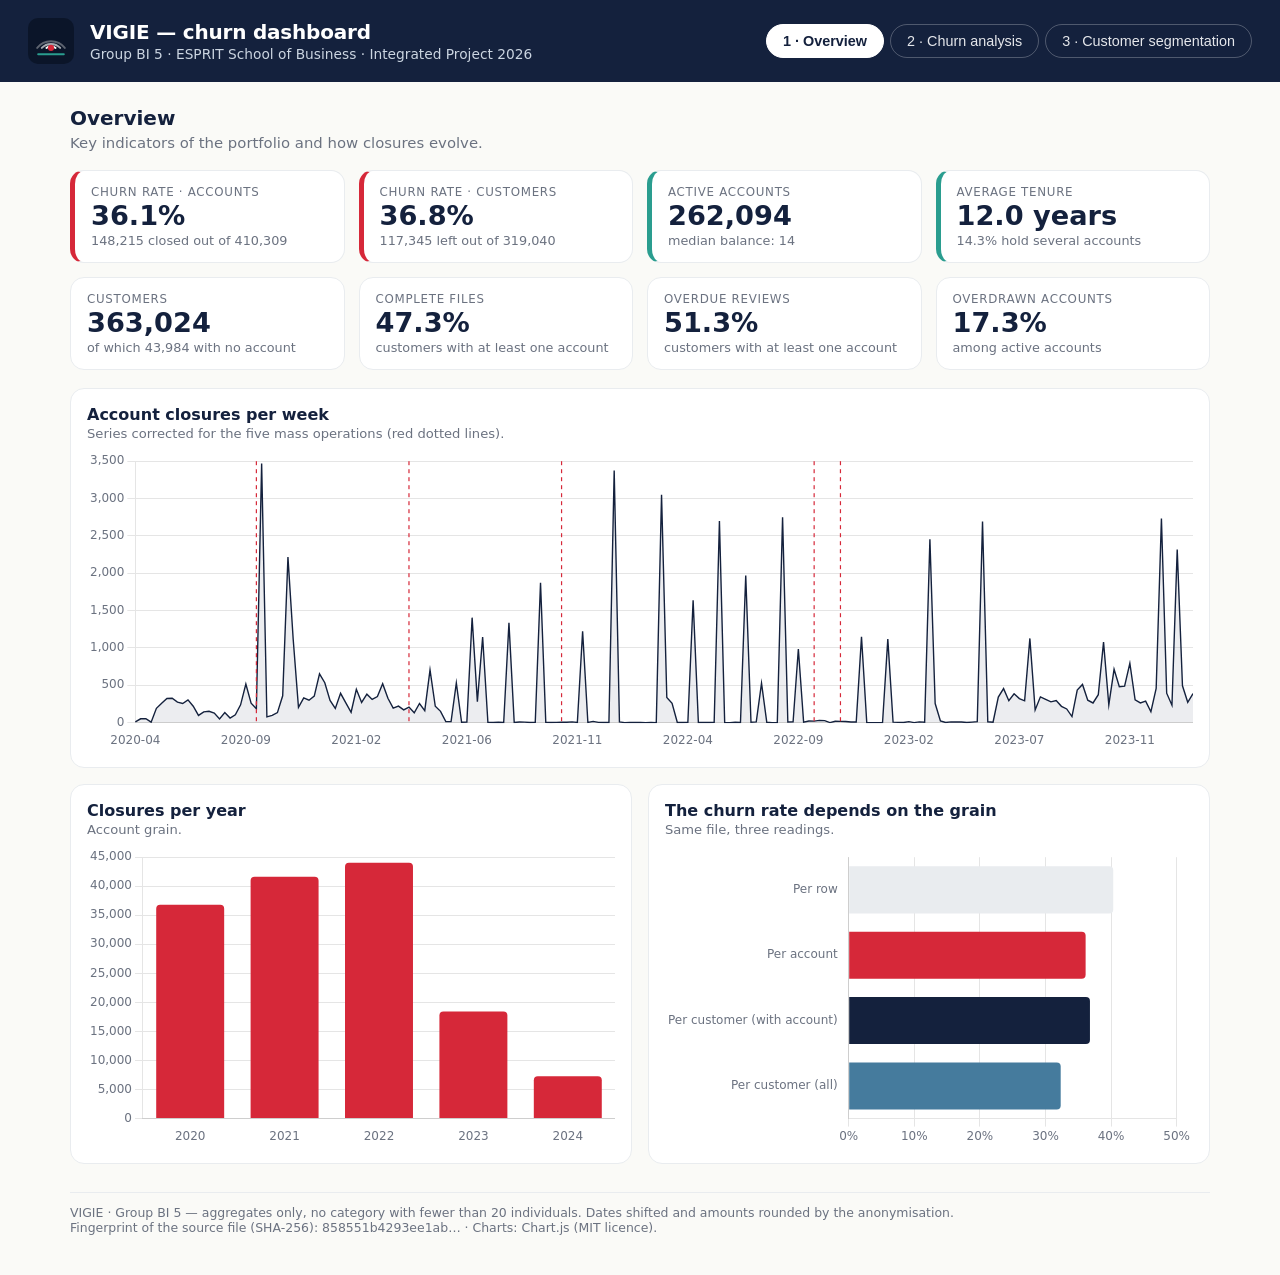
<file: 03_power_bi/javascript_bonus/index.html>
<!doctype html>
<html lang="en">
<head>
<meta charset="utf-8">
<meta name="viewport" content="width=device-width, initial-scale=1">
<title>VIGIE — churn dashboard (JavaScript interface)</title>
<!--
  VIGIE · Group BI 5 — Phase 3 bonus: reporting in a JavaScript interface (Chart.js).
  Mirrors the three pages of the Power BI report: overview, churn analysis, customer segmentation.
  Fed ONLY by aggregates (data.js): no customer row, no identifier.
  Opens with a double-click, with no server and no connection.
-->
<style>
  :root { --ink:#14213D; --churn:#D62839; --retention:#2A9D8F; --amber:#F4A261; --sky:#457B9D;
          --mist:#E9ECEF; --paper:#FAFAF7; --grey:#6B7280; --text:#1F2937; }
  * { box-sizing: border-box; }
  body { margin:0; background:var(--paper); color:var(--text);
         font-family: system-ui, -apple-system, "Segoe UI", Roboto, "Helvetica Neue", Arial, sans-serif; }
  header { background:var(--ink); color:#fff; padding:18px 28px; display:flex; align-items:center; gap:16px; flex-wrap:wrap; }
  header svg { width:46px; height:46px; flex:none; }
  header h1 { font-size:1.25rem; margin:0; letter-spacing:-.01em; }
  header p { margin:2px 0 0; color:#CBD5E1; font-size:.86rem; }
  nav { margin-left:auto; display:flex; gap:6px; flex-wrap:wrap; }
  nav button { background:transparent; color:#E5E7EB; border:1px solid rgba(255,255,255,.25); border-radius:999px;
               padding:8px 16px; font-size:.9rem; cursor:pointer; }
  nav button[aria-selected="true"] { background:#fff; color:var(--ink); border-color:#fff; font-weight:700; }
  nav button:focus-visible, select:focus-visible { outline:3px solid var(--amber); outline-offset:2px; }
  main { max-width:1180px; margin:0 auto; padding:24px 20px 40px; }
  section[hidden] { display:none; }
  h2 { color:var(--ink); font-size:1.25rem; margin:0 0 4px; }
  .lead { color:var(--grey); margin:0 0 18px; font-size:.93rem; }
  .cards { display:grid; grid-template-columns:repeat(4,1fr); gap:14px; margin-bottom:18px; }
  @media (max-width: 900px) { .cards { grid-template-columns:repeat(2,1fr); } }
  @media (max-width: 480px) { .cards { grid-template-columns:1fr; } }
  .card { background:#fff; border:1px solid var(--mist); border-radius:14px; padding:14px 16px; }
  .card.accent { border-left:5px solid var(--churn); } .card.green { border-left:5px solid var(--retention); }
  .card .label { color:var(--grey); font-size:.74rem; text-transform:uppercase; letter-spacing:.06em; }
  .card .value { color:var(--ink); font-size:1.7rem; font-weight:800; line-height:1.25; }
  .card .detail { color:var(--grey); font-size:.8rem; }
  .grid { display:grid; grid-template-columns:repeat(auto-fit,minmax(min(420px,100%),1fr)); gap:16px; }
  .panel { background:#fff; border:1px solid var(--mist); border-radius:14px; padding:16px; min-width:0; }
  .panel h3 { margin:0 0 2px; font-size:1rem; color:var(--ink); }
  .panel p { margin:0 0 10px; color:var(--grey); font-size:.82rem; }
  .frame { position:relative; height:300px; }
  .wide { grid-column:1 / -1; }
  .note { background:#fff; border:1px solid var(--mist); border-left:5px solid var(--sky); border-radius:10px;
          padding:11px 15px; font-size:.87rem; margin:16px 0; }
  select { font:inherit; padding:7px 10px; border-radius:8px; border:1px solid #CBD5E1; background:#fff; color:var(--text); }
  table { width:100%; border-collapse:collapse; font-size:.88rem; }
  th, td { padding:8px 10px; border-bottom:1px solid var(--mist); text-align:right; white-space:nowrap; }
  th:first-child, td:first-child { text-align:left; }
  th { color:var(--grey); font-weight:600; font-size:.78rem; text-transform:uppercase; letter-spacing:.04em; }
  .scroll { overflow-x:auto; }
  footer { color:var(--grey); font-size:.78rem; border-top:1px solid var(--mist); margin-top:28px; padding-top:12px; }
</style>
</head>
<body>
<header>
  <svg viewBox="0 0 120 120" aria-hidden="true"><rect width="120" height="120" rx="26" fill="#0B1529"/>
    <path d="M24 78 A46 46 0 0 1 96 78" fill="none" stroke="#FAFAF7" stroke-width="5" stroke-linecap="round" opacity=".35"/>
    <path d="M36 78 A33 33 0 0 1 84 78" fill="none" stroke="#FAFAF7" stroke-width="5" stroke-linecap="round" opacity=".65"/>
    <path d="M48 78 A19 19 0 0 1 72 78" fill="none" stroke="#FAFAF7" stroke-width="5" stroke-linecap="round"/>
    <circle cx="60" cy="78" r="8" fill="#D62839"/><rect x="24" y="92" width="72" height="5" rx="2.5" fill="#2A9D8F"/></svg>
  <div><h1>VIGIE — churn dashboard</h1><p>Group BI 5 · ESPRIT School of Business · Integrated Project 2026</p></div>
  <nav role="tablist" aria-label="Dashboard pages">
    <button role="tab" aria-selected="true" data-page="overview">1 · Overview</button>
    <button role="tab" aria-selected="false" data-page="churn">2 · Churn analysis</button>
    <button role="tab" aria-selected="false" data-page="segments">3 · Customer segmentation</button>
  </nav>
</header>

<main>
  <section id="overview">
    <h2>Overview</h2>
    <p class="lead">Key indicators of the portfolio and how closures evolve.</p>
    <div class="cards" id="overview-cards"></div>
    <div class="grid">
      <div class="panel wide"><h3>Account closures per week</h3>
        <p>Series corrected for the five mass operations (red dotted lines).</p>
        <div class="frame"><canvas id="c-series"></canvas></div></div>
      <div class="panel"><h3>Closures per year</h3><p>Account grain.</p><div class="frame"><canvas id="c-years"></canvas></div></div>
      <div class="panel"><h3>The churn rate depends on the grain</h3><p>Same file, three readings.</p><div class="frame"><canvas id="c-grain"></canvas></div></div>
    </div>
  </section>

  <section id="churn" hidden>
    <h2>Churn analysis</h2>
    <p class="lead">Where does churn concentrate? Pick an axis.</p>
    <p><label for="customer-axis">Customer axis: </label><select id="customer-axis"></select></p>
    <div class="grid">
      <div class="panel wide"><h3 id="customer-axis-title"></h3><p>Customer grain · dashed line: average rate · red: above average.</p>
        <div class="frame"><canvas id="c-customer-axis"></canvas></div></div>
    </div>
    <p style="margin-top:18px"><label for="account-axis">Account axis: </label><select id="account-axis"></select></p>
    <div class="grid">
      <div class="panel"><h3 id="account-axis-title"></h3><p>Account grain.</p><div class="frame"><canvas id="c-account-axis"></canvas></div></div>
      <div class="panel"><h3>Declared closure reasons</h3><p>Closed accounts.</p><div class="frame"><canvas id="c-reasons"></canvas></div></div>
    </div>
    <div class="note"><b>Reading the account axis.</b> For two closed accounts in three, the family, currency and product are no longer
      filled in: they form the "Not provided" category, with 100% churn. The rate of the other categories is therefore understated.</div>
  </section>

  <section id="segments" hidden>
    <h2>Customer segmentation</h2>
    <p class="lead">Profile and value of the commercial segments.</p>
    <div class="grid">
      <div class="panel"><h3>Product holding and churn by segment</h3><p>Bubble size: number of customers.</p><div class="frame"><canvas id="c-bubbles"></canvas></div></div>
      <div class="panel"><h3>Customers by segment</h3><p>Customers with at least one account.</p><div class="frame"><canvas id="c-split"></canvas></div></div>
      <div class="panel wide"><h3>Segment profile</h3><p>Median balance: sum of the balances of a customer's active accounts, median per segment.</p>
        <div class="scroll"><table id="t-segments"></table></div></div>
      <div class="panel wide"><h3>Churn rate by branch group</h3><p>AG00 = masked branches.</p><div class="frame"><canvas id="c-branches"></canvas></div></div>
    </div>
  </section>

  <footer id="footer"></footer>
</main>

<script src="chart.umd.js"></script>
<script src="data.js"></script>
<script>
(function () {
  "use strict";
  var D = window.VIGIE_DATA, K = D.kpi, G = K.overall, F = D.forecast;
  var C = { ink:"#14213D", churn:"#D62839", retention:"#2A9D8F", amber:"#F4A261", sky:"#457B9D", mist:"#E9ECEF", grey:"#6B7280" };
  var nb = new Intl.NumberFormat("en-GB", { maximumFractionDigits: 0 });
  var nb1 = new Intl.NumberFormat("en-GB", { minimumFractionDigits: 1, maximumFractionDigits: 1 });
  var nb2 = new Intl.NumberFormat("en-GB", { minimumFractionDigits: 2, maximumFractionDigits: 2 });
  function pct(x, d) { d = d === undefined ? 1 : d;
    return new Intl.NumberFormat("en-GB", { style: "percent", minimumFractionDigits: d, maximumFractionDigits: d }).format(x); }
  Chart.defaults.font.family = getComputedStyle(document.body).fontFamily;
  Chart.defaults.color = C.grey;
  Chart.defaults.maintainAspectRatio = false;
  Chart.defaults.plugins.legend.position = "bottom";

  var cards = [
    ["Churn rate · accounts", pct(G.account_churn_rate), nb.format(G.closed_accounts) + " closed out of " + nb.format(G.accounts), "accent"],
    ["Churn rate · customers", pct(G.customer_churn_rate), nb.format(G.churned_customers) + " left out of " + nb.format(G.customers_with_account), "accent"],
    ["Active accounts", nb.format(G.active_accounts), "median balance: " + nb.format(G.median_balance_active_accounts), "green"],
    ["Average tenure", nb1.format(G.average_customer_tenure) + " years", pct(G.multi_account_share) + " hold several accounts", "green"],
    ["Customers", nb.format(G.customers), "of which " + nb.format(G.customers - G.customers_with_account) + " with no account", ""],
    ["Complete files", pct(G.complete_file_share), "customers with at least one account", ""],
    ["Overdue reviews", pct(G.overdue_review_share), "customers with at least one account", ""],
    ["Overdrawn accounts", pct(G.overdrawn_share_active), "among active accounts", ""]
  ];
  document.getElementById("overview-cards").innerHTML = cards.map(function (c) {
    return '<div class="card ' + c[3] + '"><div class="label">' + c[0] + '</div><div class="value">' + c[1] +
           '</div><div class="detail">' + c[2] + "</div></div>";
  }).join("");

  var H = F.history;
  new Chart(document.getElementById("c-series"), {
    type: "line",
    data: { labels: H.weeks, datasets: [{ label: "Closures per week", data: H.corrected, borderColor: C.ink,
            backgroundColor: "rgba(20,33,61,.08)", fill: true, pointRadius: 0, borderWidth: 1.4, tension: 0 }] },
    options: { plugins: { legend: { display: false }, tooltip: { callbacks: { label: function (c) { return nb.format(c.parsed.y) + " closures"; } } } },
      scales: { x: { ticks: { maxTicksLimit: 10, callback: function (v) { return this.getLabelForValue(v).slice(0, 7); } }, grid: { display: false } },
                y: { beginAtZero: true, ticks: { callback: function (v) { return nb.format(v); } } } } },
    plugins: [{ id: "mass", afterDraw: function (ch) {
      var ctx = ch.ctx, x = ch.scales.x, y = ch.scales.y;
      ctx.save(); ctx.setLineDash([4, 4]); ctx.strokeStyle = C.churn; ctx.lineWidth = 1.2;
      H.mass_weeks.forEach(function (s) { var px = x.getPixelForValue(H.weeks.indexOf(s));
        ctx.beginPath(); ctx.moveTo(px, y.top); ctx.lineTo(px, y.bottom); ctx.stroke(); });
      ctx.restore(); } }]
  });
  new Chart(document.getElementById("c-years"), {
    type: "bar",
    data: { labels: K.closures_per_year.map(function (a) { return a.year; }),
            datasets: [{ label: "Closed accounts", data: K.closures_per_year.map(function (a) { return a.accounts; }), backgroundColor: C.churn, borderRadius: 4 }] },
    options: { plugins: { legend: { display: false }, tooltip: { callbacks: { label: function (c) { return nb.format(c.parsed.y) + " closed accounts"; } } } },
               scales: { x: { grid: { display: false } }, y: { ticks: { callback: function (v) { return nb.format(v); } } } } }
  });
  new Chart(document.getElementById("c-grain"), {
    type: "bar",
    data: { labels: ["Per row", "Per account", "Per customer (with account)", "Per customer (all)"],
            datasets: [{ data: [G.row_churn_rate, G.account_churn_rate, G.customer_churn_rate, G.all_customers_churn_rate],
                         backgroundColor: [C.mist, C.churn, C.ink, C.sky], borderRadius: 4 }] },
    options: { indexAxis: "y", plugins: { legend: { display: false }, tooltip: { callbacks: { label: function (c) { return pct(c.parsed.x); } } } },
               scales: { x: { max: 0.5, ticks: { stepSize: 0.1, callback: function (v) { return pct(v, 0); } } }, y: { grid: { display: false } } } }
  });

  function meanLine(value) {
    return { id: "mean", afterDraw: function (ch) {
      var ctx = ch.ctx, y = ch.scales.y.getPixelForValue(value), a = ch.chartArea;
      ctx.save(); ctx.setLineDash([6, 5]); ctx.strokeStyle = C.ink; ctx.lineWidth = 1.2;
      ctx.beginPath(); ctx.moveTo(a.left, y); ctx.lineTo(a.right, y); ctx.stroke();
      ctx.fillStyle = C.ink; ctx.font = "12px " + Chart.defaults.font.family; ctx.textAlign = "right";
      ctx.fillText("average " + pct(value), a.right - 4, a.top + 12); ctx.restore(); } };
  }
  function axisChart(canvasId, selectId, titleId, axes, mean, unit) {
    var select = document.getElementById(selectId), chart = null;
    Object.keys(axes).forEach(function (name) { var o = document.createElement("option"); o.textContent = name; select.appendChild(o); });
    function draw() {
      var rows = axes[select.value];
      document.getElementById(titleId).textContent = "Churn rate by " + select.value.toLowerCase();
      if (chart) { chart.destroy(); }
      chart = new Chart(document.getElementById(canvasId), {
        type: "bar",
        data: { labels: rows.map(function (d) { return d.category; }),
                datasets: [{ data: rows.map(function (d) { return d.churn_rate; }), borderRadius: 4,
                             backgroundColor: rows.map(function (d) { return d.churn_rate > mean ? C.churn : C.retention; }) }] },
        options: { plugins: { legend: { display: false }, tooltip: { callbacks: { label: function (c) {
                       return pct(c.parsed.y) + " · " + nb.format(rows[c.dataIndex].count) + " " + unit; } } } },
                   scales: { x: { grid: { display: false }, ticks: { maxRotation: 45, autoSkip: false } },
                             y: { beginAtZero: true, ticks: { callback: function (v) { return pct(v, 0); } } } } },
        plugins: [meanLine(mean)]
      });
    }
    select.addEventListener("change", draw); draw();
  }
  axisChart("c-customer-axis", "customer-axis", "customer-axis-title", K.customer_axes, G.customer_churn_rate, "customers");
  axisChart("c-account-axis", "account-axis", "account-axis-title", K.account_axes, G.account_churn_rate, "accounts");
  new Chart(document.getElementById("c-reasons"), {
    type: "bar",
    data: { labels: K.closure_reasons.slice(0, 7).map(function (m) { return m.reason; }),
            datasets: [{ data: K.closure_reasons.slice(0, 7).map(function (m) { return m.accounts; }), backgroundColor: C.sky, borderRadius: 4 }] },
    options: { indexAxis: "y", plugins: { legend: { display: false }, tooltip: { callbacks: { label: function (c) { return nb.format(c.parsed.x) + " accounts"; } } } },
               scales: { x: { ticks: { callback: function (v) { return nb.format(v); } } }, y: { grid: { display: false } } } }
  });

  var S = K.segments, colours = [C.ink, C.sky, C.amber, C.retention];
  new Chart(document.getElementById("c-bubbles"), {
    type: "bubble",
    data: { datasets: S.map(function (s, i) { return { label: s.segment, backgroundColor: colours[i % 4] + "CC", borderColor: "#fff", borderWidth: 2,
              data: [{ x: s.accounts_per_customer, y: s.churn_rate, r: Math.sqrt(s.customers) / 22 + 6 }] }; }) },
    options: { plugins: { tooltip: { callbacks: { label: function (c) { var s = S[c.datasetIndex];
                 return s.segment + ": " + pct(s.churn_rate) + " churn · " + nb2.format(s.accounts_per_customer) + " accounts per customer · " + nb.format(s.customers) + " customers"; } } } },
               scales: { x: { title: { display: true, text: "Accounts per customer" }, min: 0, max: 7 },
                         y: { title: { display: true, text: "Churn rate" }, min: 0.28, max: 0.42, ticks: { callback: function (v) { return pct(v, 0); } } } } }
  });
  new Chart(document.getElementById("c-split"), {
    type: "doughnut",
    data: { labels: S.map(function (s) { return s.segment; }), datasets: [{ data: S.map(function (s) { return s.customers; }), backgroundColor: colours, borderColor: "#fff", borderWidth: 2 }] },
    options: { cutout: "58%", plugins: { tooltip: { callbacks: { label: function (c) { return c.label + ": " + nb.format(c.parsed) + " customers"; } } } } }
  });
  document.getElementById("t-segments").innerHTML =
    "<thead><tr><th>Segment</th><th>Customers</th><th>Churn rate</th><th>Average tenure</th><th>Accounts per customer</th>" +
    "<th>Multi-account</th><th>Complete files</th><th>Median balance</th></tr></thead><tbody>" +
    S.map(function (s) { return "<tr><td>" + s.segment + "</td><td>" + nb.format(s.customers) + "</td><td>" + pct(s.churn_rate) + "</td><td>" +
      nb1.format(s.average_tenure) + " years</td><td>" + nb2.format(s.accounts_per_customer) + "</td><td>" + pct(s.multi_account_share) + "</td><td>" +
      pct(s.complete_file_share) + "</td><td>" + nb.format(s.median_balance_active_customers) + "</td></tr>"; }).join("") + "</tbody>";
  var A = K.customer_axes["Branch group"];
  new Chart(document.getElementById("c-branches"), {
    type: "bar",
    data: { labels: A.map(function (d) { return d.category; }),
            datasets: [{ data: A.map(function (d) { return d.churn_rate; }), borderRadius: 4,
                         backgroundColor: A.map(function (d) { return d.category === "AG00" ? C.grey : d.churn_rate > G.customer_churn_rate ? C.churn : C.retention; }) }] },
    options: { plugins: { legend: { display: false }, tooltip: { callbacks: { label: function (c) { return pct(c.parsed.y) + " · " + nb.format(A[c.dataIndex].count) + " customers"; } } } },
               scales: { x: { grid: { display: false } }, y: { beginAtZero: true, ticks: { callback: function (v) { return pct(v, 0); } } } } },
    plugins: [meanLine(G.customer_churn_rate)]
  });

  var tabs = document.querySelectorAll("nav button");
  tabs.forEach(function (b) { b.addEventListener("click", function () {
    tabs.forEach(function (o) { o.setAttribute("aria-selected", String(o === b)); });
    document.querySelectorAll("main > section").forEach(function (s) { s.hidden = s.id !== b.dataset.page; });
    window.dispatchEvent(new Event("resize"));
  }); });
  if (location.hash) { var t = document.querySelector('nav button[data-page="' + location.hash.slice(1) + '"]'); if (t) { t.click(); } }

  document.getElementById("footer").innerHTML = "VIGIE · Group BI 5 — aggregates only, no category with fewer than " +
    K.source.min_cell_size + " individuals. Dates shifted and amounts rounded by the anonymisation.<br>" +
    "Fingerprint of the source file (SHA-256): " + K.source.sha256.slice(0, 16) + "… · Charts: Chart.js (MIT licence).";
})();
</script>
</body>
</html>
</file>
